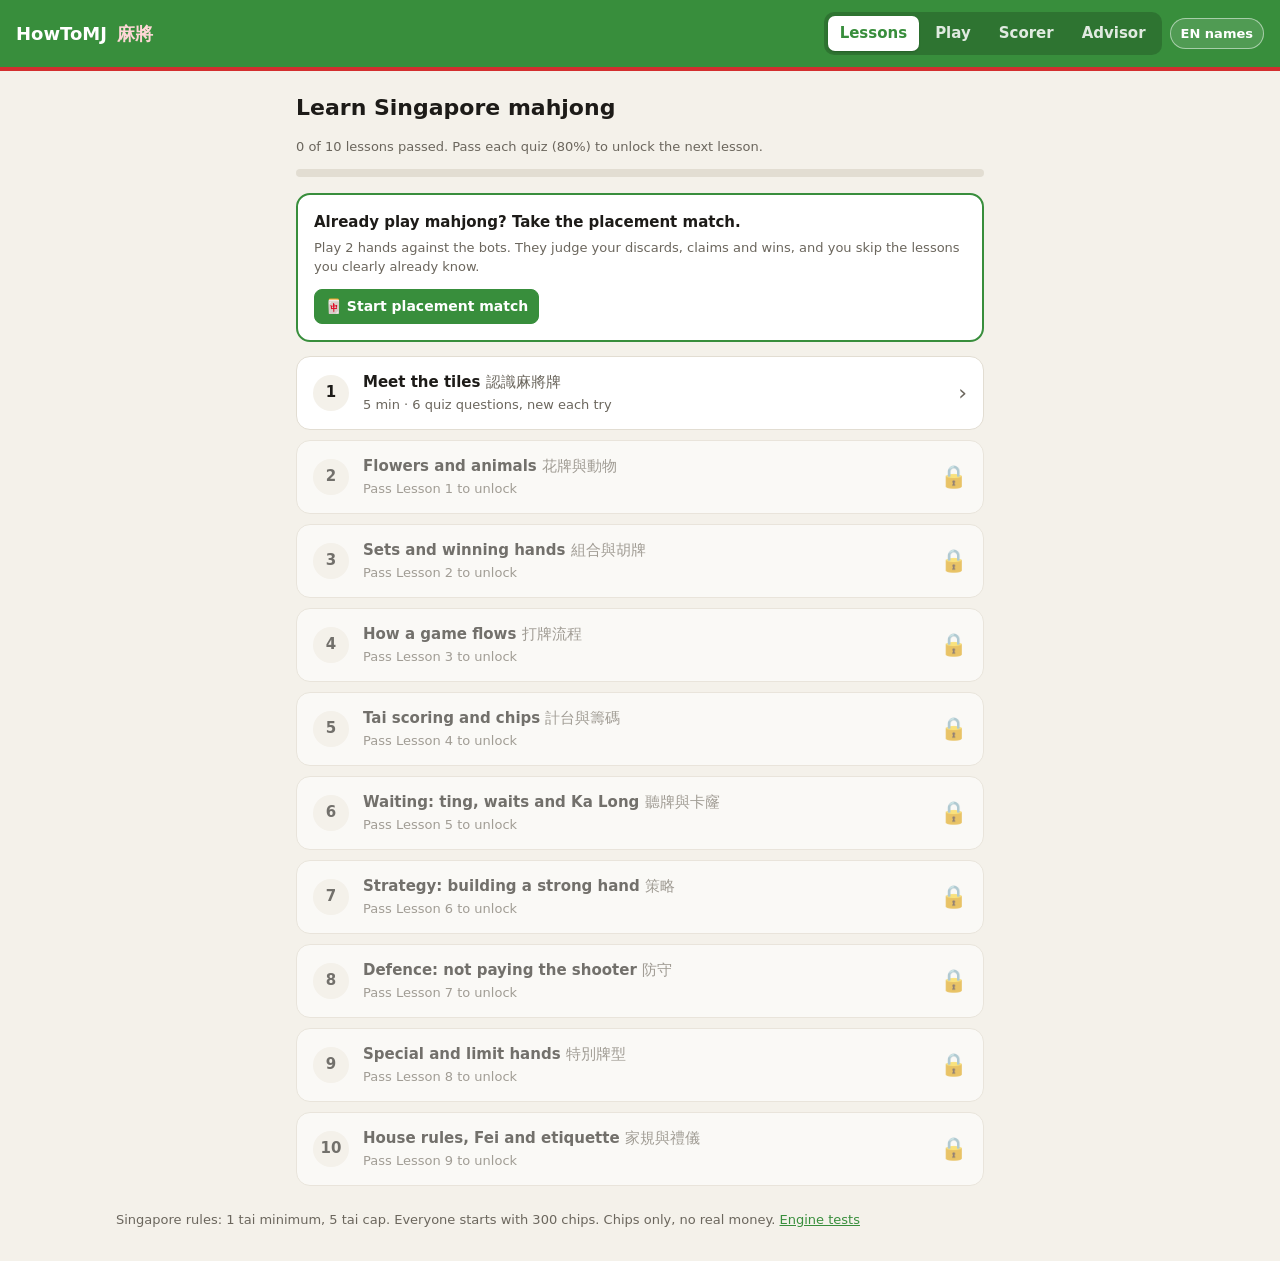
<file: index.html>
<!doctype html>
<html lang="en">
<head>
  <meta charset="utf-8">
  <meta name="viewport" content="width=device-width, initial-scale=1">
  <title>HowToMJ</title>
  <meta name="description" content="Learn Singapore mahjong: count tai and get discard advice.">
  <link rel="stylesheet" href="app.css">
</head>
<body>
  <header class="top">
    <div class="brand">HowToMJ <span class="brand__zh">麻將</span></div>
    <div class="top__right">
      <nav class="tabs" id="tabs" role="tablist"></nav>
      <button class="chip" id="english" aria-pressed="false" title="Show English names under the tiles">EN names</button>
    </div>
  </header>

  <main class="learn" id="learn" hidden></main>

  <main class="play" id="play" hidden></main>

  <main class="layout" id="tools">
    <section class="card" aria-labelledby="hand-title">
      <div class="card__head">
        <h2 id="hand-title">Your hand</h2>
        <div class="card__actions">
          <select id="examples" aria-label="Load an example hand"></select>
          <button class="btn btn--ghost" id="clear">Clear</button>
        </div>
      </div>
      <div id="hand"></div>
      <p class="message" id="message" role="status" aria-live="polite"></p>
    </section>

    <section class="card card--result" aria-labelledby="result-title">
      <h2 id="result-title"></h2>
      <div id="result"></div>
    </section>

    <section class="card" aria-labelledby="add-title">
      <h2 id="add-title">Add tiles</h2>
      <div class="targets" id="targets"></div>
      <div id="palette"></div>
    </section>

    <section class="card" aria-labelledby="ctx-title">
      <h2 id="ctx-title">Table</h2>
      <div class="context" id="context"></div>
    </section>
  </main>

  <footer class="foot">Singapore rules: 1 tai minimum, 5 tai cap. Everyone starts with 300 chips. Chips only, no real money. <a href="tests.html">Engine tests</a></footer>

  <script src="engine.js"></script>
  <script src="ui.js"></script>
  <script src="sound.js"></script>
  <script src="lessons.js"></script>
  <script src="learn.js"></script>
  <script src="minigame.js"></script>
  <script src="game.js"></script>
  <script src="play.js"></script>
  <script src="app.js"></script>
</body>
</html>
</file>
<file: app.css>
:root {
  --bg: #f4f1ea;
  --surface: #ffffff;
  --ink: #1d1b18;
  --muted: #6b665d;
  --line: #e2ddd2;
  --accent: #388E3C;
  --accent-ink: #ffffff;
  --accent-soft: #e6f2e6;
  --warn: #D32F2F;
  --warn-soft: #fdecec;
  --brand-green: #388E3C;
  --brand-red: #D32F2F;
  --tile-face: #fffdf7;
  --tile-edge: #d8cfbd;
  --tile-shadow: #c9bea7;
  --bamboo: #1f7a3d;
  --dots: #1f4f9c;
  --chars: #D32F2F;
  --honour: #1d1b18;
  --flower: #c2185b;
  --season: #00796b;
  --animal: #a35a00;
}
@media (prefers-color-scheme: dark) {
  :root:not([data-theme="light"]) {
    --bg: #141413;
    --surface: #1e1d1b;
    --ink: #f1ede4;
    --muted: #a39d92;
    --line: #34322e;
    --accent: #66BB6A;
    --accent-ink: #0b1f0c;
    --accent-soft: #1d3320;
    --warn: #EF5350;
    --warn-soft: #3a1d1b;
    --tile-face: #f3eee2;
    --tile-edge: #b9b09d;
    --tile-shadow: #6e675a;
  }
}
:root[data-theme="dark"] {
  --bg: #141413; --surface: #1e1d1b; --ink: #f1ede4; --muted: #a39d92; --line: #34322e;
  --accent: #66BB6A; --accent-ink: #0b1f0c; --accent-soft: #1d3320; --warn: #EF5350; --warn-soft: #3a1d1b;
  --tile-face: #f3eee2; --tile-edge: #b9b09d; --tile-shadow: #6e675a;
}

* { box-sizing: border-box; }
body {
  margin: 0;
  background: var(--bg);
  color: var(--ink);
  font: 15px/1.5 system-ui, -apple-system, "Segoe UI", "PingFang SC", "Microsoft YaHei", sans-serif;
}
h2 { font-size: 16px; margin: 0 0 12px; }
a { color: var(--accent); }

.top {
  position: sticky; top: 0; z-index: 2;
  display: flex; flex-wrap: wrap; align-items: center; justify-content: space-between; gap: 8px;
  padding: 12px 16px; background: var(--brand-green); border-bottom: 4px solid var(--brand-red); color: #fff;
}
.brand { font-weight: 800; font-size: 18px; color: #fff; }
.brand__zh { color: #ffd7d7; font-weight: 600; margin-left: 4px; }
.tabs { display: flex; gap: 4px; background: rgba(0, 0, 0, .18); padding: 4px; border-radius: 10px; }
.top .chip { background: rgba(255, 255, 255, .12); border-color: rgba(255, 255, 255, .5); color: #fff; }
.top .chip[aria-pressed="true"] { background: var(--brand-red); border-color: var(--brand-red); color: #fff; }
.tab {
  border: 0; background: transparent; color: rgba(255, 255, 255, .85); font: inherit; font-weight: 600;
  padding: 6px 12px; border-radius: 7px; cursor: pointer;
}
.tab[aria-selected="true"] { background: #fff; color: var(--brand-green); box-shadow: 0 1px 2px rgba(0,0,0,.2); }

.layout {
  max-width: 1080px; margin: 0 auto; padding: 16px;
  display: grid; gap: 16px; grid-template-columns: 1fr;
}
@media (min-width: 900px) {
  .layout { grid-template-columns: 1.15fr 1fr; align-items: start; }
  .card--result { grid-column: 2; grid-row: 1 / span 3; position: sticky; top: 76px; }
}
.card { background: var(--surface); border: 1px solid var(--line); border-radius: 14px; padding: 16px; min-width: 0; }
.card__head { display: flex; align-items: center; justify-content: space-between; gap: 8px; margin-bottom: 8px; }
.card__head h2 { margin: 0; }
.card__actions { display: flex; gap: 8px; }

.btn, select {
  font: inherit; font-size: 14px; border-radius: 8px; border: 1px solid var(--line);
  background: var(--surface); color: var(--ink); padding: 6px 10px; cursor: pointer;
}
.btn--ghost:hover, select:hover { border-color: var(--muted); }

/* Tiles */
.tile {
  position: relative; display: inline-flex; align-items: center; justify-content: center; flex: none;
  width: 40px; height: 54px; padding: 2px 1px; margin: 0;
  background: var(--tile-face); border: 1px solid var(--tile-edge); border-radius: 6px;
  box-shadow: 0 3px 0 var(--tile-shadow);
  color: var(--muted); font: inherit; cursor: pointer; line-height: 1; user-select: none;
  transition: transform .08s ease;
}
.tile__face { display: block; width: 100%; height: 100%; pointer-events: none; }
.tile__face svg { display: block; }
.tile:hover { transform: translateY(-2px); }
.tile:active { transform: translateY(1px); }
span.tile:hover { transform: none; }
.tile:focus-visible { outline: 2px solid var(--accent); outline-offset: 2px; }
.tile__sub { font-size: 12px; font-weight: 600; }
.tile.is-used { opacity: .35; }
.tile.is-best { outline: 3px solid var(--accent); outline-offset: 2px; }
.tile.is-guess { outline: 3px dashed var(--warn); outline-offset: 2px; }
.tile--small { width: 32px; height: 43px; border-radius: 5px; }
.tile--empty {
  background: transparent; border: 1.5px dashed var(--tile-edge); box-shadow: none; color: var(--muted); cursor: default;
}
.tile--empty:hover { transform: none; }

/* Hand */
.hand-row { margin-bottom: 12px; }
.hand-row__label { font-size: 12px; font-weight: 600; color: var(--muted); text-transform: uppercase; letter-spacing: .04em; margin-bottom: 6px; }
.tiles { display: flex; flex-wrap: wrap; gap: 6px 4px; align-items: flex-end; }
.hand-main { display: flex; flex-wrap: wrap; gap: 12px; align-items: flex-end; }
.win-slot { padding-left: 12px; border-left: 2px solid var(--line); }
.meld { display: inline-flex; gap: 2px; padding: 4px; border-radius: 8px; background: var(--bg); position: relative; }
.meld__tag { position: absolute; top: -9px; left: 6px; font-size: 10px; font-weight: 700; color: var(--muted); background: var(--surface); padding: 0 4px; border-radius: 4px; }
.empty-note { color: var(--muted); font-size: 13px; }
.message { min-height: 1.5em; margin: 4px 0 0; font-size: 14px; color: var(--warn); }

/* Palette */
.targets { display: flex; flex-wrap: wrap; gap: 6px; margin-bottom: 12px; }
.chip {
  font: inherit; font-size: 13px; font-weight: 600; padding: 5px 10px; border-radius: 999px;
  border: 1px solid var(--line); background: var(--surface); color: var(--ink); cursor: pointer;
}
.chip[aria-pressed="true"] { background: var(--accent); border-color: var(--accent); color: var(--accent-ink); }
.palette-group { margin-bottom: 10px; }
.palette-group .tiles { display: grid; grid-template-columns: repeat(9, minmax(0, 44px)); gap: 6px; }
.palette-group .tile { width: 100%; height: auto; aspect-ratio: 3 / 4; }
@media (max-width: 380px) {
  .palette-group .tiles { gap: 4px; }
}

/* Context */
.context { display: grid; gap: 12px; grid-template-columns: repeat(auto-fit, minmax(140px, 1fr)); }
.field { display: flex; flex-direction: column; gap: 4px; font-size: 13px; font-weight: 600; color: var(--muted); }
.field select { width: 100%; }
.seg { display: inline-flex; border: 1px solid var(--line); border-radius: 8px; overflow: hidden; }
.seg button { font: inherit; font-size: 14px; border: 0; padding: 6px 10px; background: var(--surface); color: var(--ink); cursor: pointer; }
.seg button[aria-pressed="true"] { background: var(--accent); color: var(--accent-ink); }
.check { display: flex; align-items: center; gap: 8px; font-size: 14px; color: var(--ink); font-weight: 500; }

/* Result */
.big { display: flex; align-items: baseline; gap: 10px; flex-wrap: wrap; }
.big__num { font-size: 44px; font-weight: 800; line-height: 1; }
.big__unit { font-size: 18px; font-weight: 700; }
.big__note { color: var(--muted); font-size: 14px; }
.badge { display: inline-block; font-size: 13px; font-weight: 700; padding: 3px 10px; border-radius: 999px; margin: 10px 0; }
.badge--ok { background: var(--accent-soft); color: var(--accent); }
.badge--no { background: var(--warn-soft); color: var(--warn); }
.items { width: 100%; border-collapse: collapse; margin: 8px 0 12px; font-size: 14px; }
.items td { padding: 7px 0; border-bottom: 1px solid var(--line); vertical-align: top; }
.items td.zh { color: var(--muted); padding-left: 8px; white-space: nowrap; }
.items td.tai { text-align: right; font-weight: 700; white-space: nowrap; padding-left: 8px; }
.items tr.total td { border-bottom: 0; font-weight: 700; }
.pay { background: var(--bg); border-radius: 10px; padding: 12px; margin: 8px 0; font-size: 14px; }
.pay strong { font-size: 16px; }
.pay ul { margin: 6px 0 0; padding-left: 18px; }
.muted { color: var(--muted); font-size: 13px; }
.hint { color: var(--muted); }

.option { border: 1px solid var(--line); border-radius: 12px; padding: 12px; margin-bottom: 10px; display: flex; gap: 12px; }
.option--best { border-color: var(--accent); background: var(--accent-soft); }
.option__rank { font-size: 12px; font-weight: 700; color: var(--muted); text-transform: uppercase; letter-spacing: .04em; }
.option__body p { margin: 2px 0; font-size: 14px; }
.option__body ul { margin: 4px 0 0; padding-left: 18px; font-size: 13px; color: var(--muted); }
.waits { display: flex; flex-wrap: wrap; gap: 3px; margin-top: 6px; }

[hidden] { display: none !important; }

.btn--primary { background: var(--accent); border-color: var(--accent); color: var(--accent-ink); font-weight: 600; }
.btn:disabled { opacity: .45; cursor: default; }

/* Shared hand view */
.hand-view { display: flex; flex-wrap: wrap; align-items: flex-end; gap: 6px; margin: 8px 0; }
.hand-plus { color: var(--muted); font-weight: 700; padding: 0 2px 12px; }
.meld--bonus { background: transparent; border: 1px dashed var(--line); }

/* Lessons */
.learn { max-width: 720px; margin: 0 auto; padding: 16px; }
.learn-head h1 { font-size: 22px; margin: 4px 0; }
.meter { height: 8px; background: var(--line); border-radius: 999px; overflow: hidden; margin: 8px 0 16px; }
.meter span { display: block; height: 100%; background: var(--accent); border-radius: 999px; }
.lesson-list { list-style: none; padding: 0; margin: 0; display: grid; gap: 10px; }
.lesson-item {
  width: 100%; display: flex; align-items: center; gap: 14px; text-align: left;
  font: inherit; color: var(--ink); background: var(--surface); border: 1px solid var(--line);
  border-radius: 14px; padding: 14px 16px; cursor: pointer;
}
.lesson-item:hover:not(:disabled) { border-color: var(--accent); }
.lesson-item:disabled { cursor: default; opacity: .6; }
.lesson-item__num {
  flex: none; width: 36px; height: 36px; border-radius: 50%; display: grid; place-items: center;
  font-weight: 800; background: var(--bg); color: var(--ink);
}
.lesson-item.is-done .lesson-item__num { background: var(--accent); color: var(--accent-ink); }
.lesson-item__text { flex: 1; min-width: 0; }
.lesson-item__title { font-weight: 700; }
.lesson-item__zh { color: var(--muted); }
.lesson-item__status { display: block; font-size: 13px; color: var(--muted); margin-top: 2px; }
.lesson-item__go { font-size: 22px; color: var(--muted); }

.crumb { display: flex; align-items: center; gap: 10px; flex-wrap: wrap; margin-bottom: 10px; }
.steps { display: flex; gap: 4px; margin-bottom: 12px; }
.steps span { flex: 1; height: 5px; border-radius: 999px; background: var(--line); }
.steps span.is-done { background: var(--accent); opacity: .5; }
.steps span.is-now { background: var(--accent); }
.lesson-card { padding: 20px; }
.lesson-card p { margin: 0 0 10px; font-size: 16px; line-height: 1.6; }
.lesson-card__title { font-size: 20px; margin-bottom: 12px; }
.lesson-tiles { margin: 12px 0; }
.lesson-group { margin: 14px 0; }
.table-wrap { overflow-x: auto; margin: 12px 0; }
.lesson-table { width: 100%; border-collapse: collapse; font-size: 14px; }
.lesson-table th { text-align: left; font-size: 12px; text-transform: uppercase; letter-spacing: .04em; color: var(--muted); padding: 6px 8px 6px 0; border-bottom: 1px solid var(--line); }
.lesson-table td { padding: 8px 8px 8px 0; border-bottom: 1px solid var(--line); }
.nav-row { display: flex; justify-content: space-between; align-items: center; gap: 10px; margin-top: 14px; }
.nav-row--wrap { flex-wrap: wrap; justify-content: flex-start; }
.nav-row .btn { padding: 10px 16px; font-size: 15px; }

.quiz-prompt { font-size: 18px; margin: 6px 0 12px; }
.quiz-options { display: grid; gap: 8px; grid-template-columns: repeat(auto-fit, minmax(140px, 1fr)); margin-top: 12px; }
.quiz-option {
  font: inherit; font-size: 15px; font-weight: 600; text-align: left; padding: 12px 14px; border-radius: 10px;
  border: 1.5px solid var(--line); background: var(--surface); color: var(--ink); cursor: pointer;
}
.quiz-option:hover:not(:disabled) { border-color: var(--accent); }
.quiz-option--tiles { display: flex; flex-wrap: wrap; gap: 3px; align-items: center; }
.quiz-tiles { display: flex; gap: 10px; flex-wrap: wrap; margin-top: 12px; }
.quiz-tile { padding: 6px; border-radius: 10px; border: 1.5px solid var(--line); background: var(--surface); cursor: pointer; }
.quiz-tile .tile { cursor: inherit; }
.is-right { border-color: var(--accent) !important; background: var(--accent-soft) !important; }
.is-wrong { border-color: var(--warn) !important; background: var(--warn-soft) !important; }
.is-dim { opacity: .5; }
.quiz-option:disabled, .quiz-tile:disabled { cursor: default; color: var(--ink); }
.feedback { margin-top: 14px; padding: 12px 14px; border-radius: 10px; font-size: 15px; }
.feedback--ok { background: var(--accent-soft); }
.feedback--ok strong { color: var(--accent); }
.feedback--no { background: var(--warn-soft); }
.feedback--no strong { color: var(--warn); }
.result-card .big__num { font-size: 52px; }

/* Practice game */
.play { max-width: 900px; margin: 0 auto; padding: 12px 16px 24px; display: grid; gap: 12px; }
.table-bar { display: flex; flex-wrap: wrap; align-items: center; gap: 6px 14px; font-size: 14px; }
.table-bar .btn { margin-left: auto; }
.opponents { display: grid; gap: 10px; grid-template-columns: 1fr; }
@media (min-width: 760px) { .opponents { grid-template-columns: repeat(3, minmax(0, 1fr)); } }
.seat { background: var(--surface); border: 1px solid var(--line); border-radius: 12px; padding: 10px 12px; min-width: 0; }
.seat.is-turn { border-color: var(--accent); box-shadow: 0 0 0 1px var(--accent) inset; }
.seat__head { display: flex; align-items: center; gap: 8px; font-size: 13px; margin-bottom: 6px; }
.seat__name { white-space: nowrap; overflow: hidden; text-overflow: ellipsis; }
.seat__wind {
  flex: none; width: 28px; height: 28px; border-radius: 8px; display: grid; place-items: center;
  font-weight: 700; background: var(--bg); color: var(--ink);
}
.seat__wind.is-dealer { background: var(--chars); color: #fff; }
.seat__name { flex: 1; min-width: 0; }
.seat__chips { font-weight: 700; font-variant-numeric: tabular-nums; }
.seat__turn { font-size: 12px; font-weight: 700; color: var(--accent); }
.seat__sets { display: flex; flex-wrap: wrap; gap: 10px 6px; margin: 10px 0 8px; }
.seat__empty { font-size: 13px; }
.tiles--tiny { gap: 3px 2px; }
.tile.tile--tiny { width: 22px; height: 30px; padding: 1px; box-shadow: 0 2px 0 var(--tile-shadow); border-radius: 4px; }
.tile.is-last { outline: 2px solid var(--warn); outline-offset: 1px; }
.tile.is-selected { transform: translateY(-8px); outline: 2px solid var(--accent); outline-offset: 1px; }
.centre { display: flex; gap: 14px; align-items: flex-start; background: var(--surface); border: 1px dashed var(--line); border-radius: 12px; padding: 10px 12px; }
.centre__discard { flex: none; text-align: center; min-width: 76px; }
.centre__discard .muted { font-size: 12px; margin-top: 6px; }
.log { list-style: none; margin: 0; padding: 0; font-size: 13px; color: var(--muted); display: grid; gap: 3px; min-width: 0; }
.log li:last-child { color: var(--ink); font-weight: 600; }
.seat--me { padding-bottom: 14px; }
.my-hand { display: flex; align-items: flex-end; gap: 12px; flex-wrap: wrap; margin-top: 12px; }
.my-hand .tiles { gap: 6px 3px; }
.my-hand__drawn { margin-left: 8px; padding-left: 8px; border-left: 2px dashed var(--line); display: inline-flex; }
@media (max-width: 480px) {
  .my-hand .tile { width: 33px; height: 45px; }
  .my-hand .tiles { gap: 5px 2px; }
}
.seat__body { display: flex; flex-wrap: wrap; align-items: flex-start; gap: 6px 10px; }
.seat__body .seat__sets { margin: 0; }
.seat .seat__head { margin-bottom: 4px; }
.seat--mine { padding: 8px 12px; }
.dock {
  display: grid; gap: 8px;
  background: var(--bg); padding-top: 6px; margin: 0 -4px; padding-inline: 4px;
}
/* Pin your hand to the bottom only when the window is tall enough to still show the table above it. */
@media (min-height: 900px) {
  .dock { position: sticky; bottom: 0; z-index: 3; max-height: 45vh; overflow-y: auto; }
}
.dock .seat--me { box-shadow: 0 -4px 16px rgba(0,0,0,.08); }
.dock .seat__sets { margin: 6px 0 0; }
.dock .my-hand { margin-top: 8px; }
.action-bar { background: var(--surface); border: 1px solid var(--line); border-radius: 12px; padding: 10px 12px; }
.prompt { margin: 0 0 8px; font-size: 15px; font-weight: 600; }
.prompt--claim { display: flex; align-items: center; gap: 6px; flex-wrap: wrap; }
.actions { display: flex; flex-wrap: wrap; gap: 8px; margin-top: 8px; }
.actions .btn { padding: 9px 14px; font-size: 15px; font-weight: 600; }
.btn--win { background: var(--brand-red); border-color: var(--brand-red); color: #fff; }
.action-bar .feedback { margin-top: 4px; font-size: 14px; }
.result-panel h2 { font-size: 20px; }
.standings th { text-align: left; font-size: 12px; color: var(--muted); padding: 4px 0; border-bottom: 1px solid var(--line); }
.standings tr.is-me td { font-weight: 700; }

/* Table layout */
.mj-table {
  --felt: #388E3C; --felt-dark: #1f5f23; --felt-ink: #f3f7f4; --felt-muted: #bfd9cc; --turn: #ffd54f;
  display: grid; gap: 8px; padding: 10px; border-radius: 18px;
  background: radial-gradient(ellipse at center, var(--felt) 0%, var(--felt-dark) 100%);
  border: 6px solid #6b4423; color: var(--felt-ink);
  grid-template-columns: 64px minmax(0, 1fr) 64px;
  grid-template-areas: "top top top" "left centre right" "bottom bottom bottom";
}
@media (prefers-color-scheme: dark) { :root:not([data-theme="light"]) .mj-table { --felt: #174d3a; --felt-dark: #0f3628; border-color: #4a2f18; } }
@media (min-width: 760px) {
  .mj-table { grid-template-columns: 140px minmax(0, 1fr) 140px; gap: 12px; padding: 14px; }
}
.seat-panel {
  min-width: 0; padding: 6px 8px; border-radius: 10px; background: rgba(0, 0, 0, .18);
  font-size: 12px; display: flex; gap: 6px 10px; align-items: center; flex-wrap: wrap;
}
.seat-panel.is-turn { box-shadow: 0 0 0 2px var(--turn) inset; }
.seat-panel--top { grid-area: top; justify-content: center; }
.seat-panel--bottom { grid-area: bottom; justify-content: center; }
.seat-panel--left { grid-area: left; flex-direction: column; align-items: stretch; align-self: stretch; }
.seat-panel--right { grid-area: right; flex-direction: column; align-items: stretch; align-self: stretch; }
.seat-panel__id { display: flex; align-items: center; gap: 6px; min-width: 0; }
.seat-panel--left .seat-panel__id, .seat-panel--right .seat-panel__id { flex-direction: column; text-align: center; }
.seat-panel__who { display: flex; flex-direction: column; min-width: 0; line-height: 1.25; }
.seat-panel__who strong { font-size: 13px; white-space: nowrap; overflow: hidden; text-overflow: ellipsis; }
.seat-panel__who span { color: var(--felt-muted); font-variant-numeric: tabular-nums; }
.seat-panel__backs { display: flex; align-items: center; gap: 3px; color: var(--felt-muted); justify-content: center; }
.tile-back { display: inline-block; width: 12px; height: 16px; border-radius: 2px; background: #2f7d5d; border: 1px solid #e8dfc8; box-shadow: 0 1px 0 #0b2a1f; }
.seat-panel__flowers, .seat-panel__sets { display: flex; flex-wrap: wrap; gap: 3px; justify-content: center; }
.seat-panel .meld { background: rgba(0, 0, 0, .2); padding: 2px; gap: 1px; }
.seat-panel__turn { font-weight: 700; color: var(--turn); text-align: center; }
.seat-panel .seat__wind { background: rgba(255, 255, 255, .9); color: #1d1b18; }
.seat-panel .seat__wind.is-dealer { background: var(--chars); color: #fff; }

/* The centre: a ring of wall stacks around the discards */
.centre-table {
  grid-area: centre; min-width: 0; display: grid; gap: 5px; padding: 6px; border-radius: 12px;
  background: rgba(0, 0, 0, .14); border: 1px solid rgba(255, 255, 255, .12);
  grid-template-columns: 12px minmax(0, 1fr) 12px;
  grid-template-rows: 12px auto 12px;
  grid-template-areas: "wt wt wt" "wl inner wr" "wb wb wb";
}
.centre-inner {
  grid-area: inner; min-width: 0; display: grid; gap: 6px;
  grid-template-columns: minmax(0, 1fr) minmax(0, 1fr);
  grid-template-areas: "mid mid" "top top" "left right" "bottom bottom";
  align-content: start;
}
@media (min-width: 760px) {
  .centre-table { grid-template-columns: 16px minmax(0, 1fr) 16px; grid-template-rows: 18px auto 18px; padding: 8px; }
  .centre-inner { grid-template-columns: minmax(0, 1fr) minmax(0, 1.3fr) minmax(0, 1fr); grid-template-areas: ". top ." "left mid right" ". bottom ."; min-height: 320px; }
}
.wall { display: flex; gap: 1px; min-width: 0; min-height: 0; }
.wall--top { grid-area: wt; }
.wall--bottom { grid-area: wb; }
.wall--left { grid-area: wl; flex-direction: column; }
.wall--right { grid-area: wr; flex-direction: column; }
.stk { flex: 1 1 0; min-width: 0; min-height: 0; border-radius: 2px; position: relative; }
.stk--2 { background: linear-gradient(#e9dfc4 0 45%, #2f7d5d 45% 55%, #d9cca9 55%); box-shadow: inset 0 0 0 1px rgba(0, 0, 0, .25); }
.stk--1 { background: #d9cca9; box-shadow: inset 0 0 0 1px rgba(0, 0, 0, .25); opacity: .85; }
.stk--0 { background: transparent; }
.wall--left .stk--2, .wall--right .stk--2 { background: linear-gradient(90deg, #e9dfc4 0 45%, #2f7d5d 45% 55%, #d9cca9 55%); }
.stk.is-front { box-shadow: 0 0 0 2px var(--turn); z-index: 1; }
.stk.is-back { box-shadow: 0 0 0 2px #ff8a65; z-index: 1; }
.pond { min-width: 0; padding: 4px; border-radius: 8px; }
.pond.is-turn { background: rgba(255, 213, 79, .12); }
.pond--top { grid-area: top; }
.pond--left { grid-area: left; }
.pond--right { grid-area: right; }
.pond--bottom { grid-area: bottom; }
.pond--mid { grid-area: mid; display: flex; flex-direction: column; align-items: center; justify-content: center; gap: 4px; text-align: center; }
.pond__label { font-size: 11px; color: var(--felt-muted); margin-bottom: 3px; }
.pond__wall { font-size: 12px; font-weight: 700; }
.pond__empty { color: var(--felt-muted); font-size: 12px; }
.pond .tiles--tiny { gap: 3px 2px; }

.log-box { font-size: 13px; background: var(--surface); border: 1px solid var(--line); border-radius: 10px; padding: 8px 12px; }
.log-box summary { cursor: pointer; white-space: nowrap; overflow: hidden; text-overflow: ellipsis; }
.log-box .log { margin-top: 6px; }

/* Header toggle */
.top__right { display: flex; align-items: center; gap: 8px; flex-wrap: wrap; }

/* English captions under tiles */
.show-en .tile:not(.tile--tiny):not(.tile--empty)::after {
  content: attr(data-en); position: absolute; left: 50%; top: 100%; transform: translateX(-50%);
  margin-top: 4px; font-size: 9.5px; font-weight: 600; line-height: 1; white-space: nowrap; color: var(--muted);
}
.show-en .tiles { row-gap: 20px; padding-bottom: 14px; }
.show-en .palette-group .tiles { row-gap: 20px; }
.show-en .seat-panel .tile::after, .show-en .pond .tile::after { display: none; }
.show-en .mj-table .tile--tiny { /* captions are hidden on tiny table tiles; hover shows the name */ }

/* Seats: wind badges, chip changes, speech bubbles */
.wind-badge {
  flex: none; display: inline-flex; flex-direction: column; align-items: center; justify-content: center;
  width: 34px; height: 34px; border-radius: 9px; background: rgba(255, 255, 255, .92); color: #1d1b18; line-height: 1;
}
.wind-badge__zh { font-size: 17px; font-weight: 800; }
.wind-badge__en { font-size: 8px; font-weight: 700; text-transform: uppercase; letter-spacing: .03em; margin-top: 1px; }
.wind-badge--big { width: 42px; height: 42px; }
.wind-badge--big .wind-badge__zh { font-size: 21px; }
.wind-badge.is-dealer { background: var(--chars); color: #fff; box-shadow: 0 0 0 2px #fff; }
.seat-panel { position: relative; }
.seat-panel.is-me { background: rgba(255, 255, 255, .12); }
.seat-panel.is-me .seat-panel__who strong::after { content: ' (you)'; font-weight: 500; color: var(--felt-muted); }
.seat-panel__chips { font-variant-numeric: tabular-nums; }
.dealer-tag { font-size: 10px; font-weight: 700; color: #ffcdd2; }
.delta {
  font-weight: 800; font-size: 13px; padding: 1px 7px; border-radius: 999px; background: rgba(255, 255, 255, .15);
  font-variant-numeric: tabular-nums; align-self: center;
}
.delta--up { background: #2e7d32; color: #fff; }
.delta--down { background: #c62828; color: #fff; }
.delta--big { font-size: 18px; padding: 3px 10px; box-shadow: 0 2px 8px rgba(0, 0, 0, .3); }
.bubble {
  position: absolute; z-index: 5; left: 50%; top: -14px; transform: translateX(-50%);
  background: #fff; color: #1d1b18; font-weight: 800; font-size: 16px; padding: 6px 12px; border-radius: 14px;
  box-shadow: 0 4px 14px rgba(0, 0, 0, .35); white-space: nowrap; animation: pop 1.8s ease forwards;
}
.bubble::after { content: ''; position: absolute; left: 50%; bottom: -7px; transform: translateX(-50%); border: 7px solid transparent; border-bottom: 0; border-top-color: #fff; }
.bubble--hu, .bubble--zimo { background: #ffd54f; font-size: 20px; }
.bubble--hu::after, .bubble--zimo::after { border-top-color: #ffd54f; }
.bubble--bite { background: #f8bbd0; }
.bubble--bite::after { border-top-color: #f8bbd0; }
@keyframes pop {
  0% { transform: translateX(-50%) scale(.3); opacity: 0; }
  12% { transform: translateX(-50%) scale(1.15); opacity: 1; }
  22% { transform: translateX(-50%) scale(1); }
  85% { opacity: 1; }
  100% { opacity: 0; transform: translateX(-50%) translateY(-6px); }
}
.float {
  position: absolute; z-index: 4; right: 8px; top: 6px; font-weight: 800; font-size: 15px; padding: 1px 7px; border-radius: 8px;
  animation: floatUp 2.2s ease forwards; pointer-events: none;
}
.float--up { background: #2e7d32; color: #fff; }
.float--down { background: #c62828; color: #fff; }
@keyframes floatUp { 0% { opacity: 0; transform: translateY(8px); } 15% { opacity: 1; transform: translateY(0); } 80% { opacity: 1; } 100% { opacity: 0; transform: translateY(-16px); } }

/* Compass in the middle of the table */
.compass__ring { position: relative; width: 92px; height: 92px; margin: 2px auto; }
.compass__seat { position: absolute; font-size: 14px; font-weight: 800; color: var(--felt-muted); }
.compass__seat--top { top: 0; left: 50%; transform: translateX(-50%); }
.compass__seat--bottom { bottom: 0; left: 50%; transform: translateX(-50%); }
.compass__seat--left { left: 2px; top: 50%; transform: translateY(-50%); }
.compass__seat--right { right: 2px; top: 50%; transform: translateY(-50%); }
.compass__seat.is-me { color: var(--turn); }
.compass__centre {
  position: absolute; inset: 20px; border-radius: 50%; background: rgba(255, 255, 255, .92); color: #b3261e;
  display: flex; flex-direction: column; align-items: center; justify-content: center; line-height: 1;
}
.compass__prev { font-size: 24px; font-weight: 900; }
.compass__label { font-size: 8px; font-weight: 700; color: #6b665d; margin-top: 2px; }
.dice { display: flex; gap: 4px; font-size: 22px; line-height: 1; }
.last-discard { display: flex; flex-direction: column; align-items: center; gap: 2px; }
.win-banner {
  display: flex; flex-direction: column; align-items: center; gap: 2px; padding: 8px 12px; border-radius: 12px;
  background: #ffd54f; color: #1d1b18; box-shadow: 0 4px 16px rgba(0, 0, 0, .35); animation: pop 0.6s ease forwards; font-size: 13px;
}
.win-banner strong { font-size: 18px; }
.win-banner--draw { background: #e0e0e0; }
.win-banner { animation: bannerIn .5s ease both; }
@keyframes bannerIn { from { opacity: 0; transform: scale(.6); } to { opacity: 1; transform: scale(1); } }

/* Actions */
.btn--big { padding: 12px 18px !important; font-size: 16px !important; }
.btn--tiles { display: inline-flex; align-items: center; gap: 8px; }
.tile-row { display: inline-flex; gap: 2px; vertical-align: middle; }
.hint-box { display: flex; flex-wrap: wrap; align-items: center; gap: 6px; }
.tile.is-bonus { outline: 2px dashed var(--flower); outline-offset: 2px; }

/* Settings */
.play-top { display: grid; gap: 8px; }
.settings { background: var(--surface); border: 1px solid var(--line); border-radius: 10px; padding: 8px 12px; font-size: 14px; }
.settings summary { cursor: pointer; font-weight: 600; }
.settings__grid { display: grid; gap: 14px; margin-top: 10px; grid-template-columns: 1fr; }
@media (min-width: 760px) { .settings__grid { grid-template-columns: 1.2fr 1fr 1.6fr; } }
.settings .field { gap: 6px; }
.settings .check { font-size: 13px; }
.settings input[type="range"] { width: 100%; accent-color: var(--accent); }

/* Your hand and actions on the table */
.mj-table { grid-template-areas: "top top top" "left centre right" "bottom bottom bottom" "hand hand hand"; }
.table-hand { grid-area: hand; display: grid; gap: 8px; min-width: 0; }
.table-hand .seat--me {
  background: rgba(0, 0, 0, .22); border: 1px solid rgba(255, 255, 255, .15); color: var(--felt-ink); box-shadow: none;
}
.table-hand .seat--me.is-turn { box-shadow: 0 0 0 2px var(--turn) inset; border-color: transparent; }
.table-hand .hand-row__label { color: var(--felt-muted); }
.table-hand .my-hand .tiles { gap: 8px 4px; }
.table-hand .my-hand .tile { width: 50px; height: 67px; border-radius: 7px; }
.table-hand .my-hand__drawn { border-left-color: rgba(255, 255, 255, .35); }
.table-hand .action-bar { background: rgba(255, 255, 255, .95); color: #1d1b18; border: 0; }
.table-hand .action-bar .muted { color: #6b665d; }
@media (max-width: 560px) {
  .table-hand .my-hand .tile { width: 36px; height: 48px; }
  .table-hand .my-hand .tiles { gap: 6px 2px; }
}
@media (min-width: 1000px) {
  .table-hand .my-hand .tile { width: 56px; height: 75px; }
}
.tile.is-blocked { opacity: .45; filter: grayscale(.6); cursor: not-allowed; }
.tile.is-blocked::before { content: '✕'; position: absolute; top: 2px; right: 4px; font-size: 11px; font-weight: 800; color: var(--warn); }
.rule-note { background: var(--warn-soft); color: var(--ink); border-radius: 8px; padding: 6px 10px; font-weight: 500; font-size: 14px; }

/* Round wind, in the middle of the table */
.round-wind {
  display: flex; flex-direction: column; align-items: center; line-height: 1;
  background: #fff; color: #b3261e; border-radius: 14px; padding: 8px 16px 8px;
  box-shadow: 0 0 0 3px var(--turn), 0 6px 16px rgba(0, 0, 0, .35);
}
.round-wind__label { font-size: 10px; font-weight: 800; text-transform: uppercase; letter-spacing: .08em; color: #6b665d; }
.round-wind__zh { font-size: 40px; font-weight: 900; margin: 2px 0; font-family: 'Noto Serif SC', 'Songti SC', 'SimSun', serif; }
.round-wind__en { font-size: 13px; font-weight: 800; text-transform: uppercase; letter-spacing: .06em; color: #1d1b18; }
@media (max-width: 560px) { .round-wind__zh { font-size: 30px; } }

/* Dice */
.centre-table { position: relative; }
.dice { display: flex; gap: 6px; }
.die {
  display: inline-grid; grid-template-columns: repeat(3, 1fr); grid-template-rows: repeat(3, 1fr);
  width: 56px; height: 56px; padding: 7px; gap: 2px; border-radius: 12px;
  background: linear-gradient(145deg, #ffffff, #e7e2d6); box-shadow: 0 4px 10px rgba(0, 0, 0, .35), inset 0 -3px 0 rgba(0, 0, 0, .08);
}
.die__pip { border-radius: 50%; }
.die__pip.is-on { background: #1d1b18; margin: 2px; }
.die__pip.is-on.is-red { background: #c62828; }
.die--small { width: 26px; height: 26px; padding: 3px; gap: 0; border-radius: 6px; }
.die--small .die__pip.is-on { margin: 1px; }
.dice-overlay {
  position: absolute; inset: 0; z-index: 6; display: flex; flex-direction: column; align-items: center; justify-content: center; gap: 14px;
  background: rgba(10, 40, 28, .55); border-radius: 12px; pointer-events: none;
}
.dice-overlay.is-settled { animation: fadeOverlay 1.7s ease forwards; }
.dice-overlay__dice { display: flex; gap: 18px; }
.dice-overlay__text { display: flex; flex-direction: column; align-items: center; gap: 4px; color: #fff; text-align: center; font-size: 14px; padding: 0 12px; }
.dice-overlay__text strong { font-size: 28px; color: var(--turn); }
.die--roll0 { animation: tumble .32s linear infinite; }
.die--roll1 { animation: tumble .28s linear infinite reverse; }
.die--land { animation: land .45s cubic-bezier(.2, 1.6, .4, 1) both; }
@keyframes tumble {
  0% { transform: translate(0, 0) rotate(0); }
  25% { transform: translate(6px, -10px) rotate(90deg); }
  50% { transform: translate(0, -4px) rotate(180deg); }
  75% { transform: translate(-6px, -10px) rotate(270deg); }
  100% { transform: translate(0, 0) rotate(360deg); }
}
@keyframes land { from { transform: scale(1.35) rotate(-12deg); } to { transform: scale(1) rotate(0); } }
@keyframes fadeOverlay { 0%, 80% { opacity: 1; } 100% { opacity: 0; } }
@media (prefers-reduced-motion: reduce) { .die--roll0, .die--roll1, .die--land, .dice-overlay { animation: none; } }

/* Bigger flowers and animals at each seat */
.seat-panel__flowers { gap: 4px; }
.tile.tile--flower-seat { width: 32px; height: 43px; }
@media (min-width: 760px) { .tile.tile--flower-seat { width: 38px; height: 51px; } }
@media (max-width: 560px) {
  .seat-panel--left .tile.tile--flower-seat, .seat-panel--right .tile.tile--flower-seat { width: 24px; height: 32px; }
}

/* Full screen (computers) */
.table-bar .btn + .btn { margin-left: 0; }
@media (pointer: coarse) { .fs-btn { display: none; } }
#play:fullscreen { max-width: none; width: 100%; height: 100%; overflow-y: auto; background: var(--bg); padding: 12px 20px 20px; }
#play:fullscreen .mj-table { grid-template-columns: 170px minmax(0, 1fr) 170px; min-height: calc(100vh - 140px); }
#play:fullscreen .centre-inner { min-height: 380px; }
#play:fullscreen .tile.tile--tiny { width: 28px; height: 38px; }
#play:fullscreen .table-hand .my-hand .tile { width: 62px; height: 83px; }
#play:fullscreen .tile.tile--flower-seat { width: 44px; height: 59px; }
#play:fullscreen .log-box { display: none; }

/* A hand split into sets, with the move named above each group */
.sets-view { display: flex; flex-wrap: wrap; gap: 10px 8px; align-items: flex-end; margin: 8px 0; }
.set-group { display: inline-flex; flex-direction: column; align-items: flex-start; gap: 4px; padding: 6px 8px 8px; border-radius: 10px; background: var(--accent-soft); border: 1px solid transparent; }
.set-group.is-revealed { background: var(--warn-soft); }
.set-group__label { font-size: 11.5px; font-weight: 800; color: var(--accent); white-space: nowrap; }
.set-group.is-revealed .set-group__label { color: var(--warn); }
.set-group--btn { font: inherit; cursor: pointer; }
.set-group--btn:hover { border-color: var(--warn); }
.tile.is-winning { outline: 2px solid var(--brand-red); outline-offset: 1px; }

/* Lesson list extras: placement match and mini games */
.placement-card { display: flex; flex-wrap: wrap; align-items: center; justify-content: space-between; gap: 12px; margin-bottom: 14px; border: 2px solid var(--brand-green); }
.placement-card p { margin: 4px 0 0; }
.lesson-row { display: grid; gap: 6px; }
.mini-launch {
  justify-self: end; order: 2; font: inherit; font-size: 13px; font-weight: 700; color: #fff; background: var(--brand-red);
  border: 0; border-radius: 999px; padding: 5px 12px; cursor: pointer;
}
.lesson-row .lesson-item { order: 1; }

/* Mini games */
.mini-card { border-top: 4px solid var(--brand-red); }
.mini-head { display: flex; flex-wrap: wrap; align-items: center; justify-content: space-between; gap: 8px; margin-bottom: 8px; }
.mini-head__title { font-size: 17px; }
.mini-stats { display: flex; flex-wrap: wrap; gap: 6px; }
.mini-stat { font-weight: 800; background: var(--bg); border-radius: 999px; padding: 3px 10px; font-size: 14px; font-variant-numeric: tabular-nums; }
.mini-stat--hot { background: var(--warn-soft); color: var(--warn); }
.mini-timer { height: 8px; border-radius: 999px; background: var(--line); overflow: hidden; margin-bottom: 10px; }
.mini-timer > span { display: block; height: 100%; background: linear-gradient(90deg, var(--brand-red), var(--brand-green)); transition: width .2s linear; }
.mini-pool { margin: 12px 0; padding: 10px; border-radius: 12px; background: var(--bg); min-height: 70px; }
.mini-pool.is-shake { animation: shake .35s; }
@keyframes shake { 25% { transform: translateX(-6px); } 50% { transform: translateX(6px); } 75% { transform: translateX(-4px); } }
.mini-lines { margin: 8px 0; padding-left: 18px; }
.placement-panel { border-top: 4px solid var(--brand-green); }
.placement-wrap { display: grid; gap: 12px; }
.placement-result { margin: 8px 0; }

/* Choosing seats and the first banker */
.seating { display: grid; gap: 10px; }
.seat-rolls { display: grid; gap: 8px; grid-template-columns: repeat(auto-fit, minmax(150px, 1fr)); }
.seat-roll { display: flex; align-items: center; gap: 8px; padding: 8px 10px; border-radius: 10px; background: var(--bg); }
.seat-roll.is-top { background: var(--accent-soft); box-shadow: 0 0 0 2px var(--brand-green) inset; }
.seat-roll__total { font-weight: 800; margin-left: auto; }
.wind-pick { display: flex; gap: 12px; flex-wrap: wrap; margin: 6px 0; }
.wind-back {
  width: 48px; height: 64px; border-radius: 7px; display: grid; place-items: center; font: inherit; font-size: 20px; font-weight: 800; color: #e8f5e9;
  background: linear-gradient(145deg, #388E3C, #1f5f23); border: 2px solid #e8dfc8; box-shadow: 0 3px 0 #0e3b12;
}
.wind-back.is-pickable { cursor: pointer; }
.wind-back.is-pickable:hover { transform: translateY(-4px); box-shadow: 0 0 0 3px var(--turn), 0 3px 0 #0e3b12; }
.wind-back.is-thinking { animation: thinking 1s ease-in-out infinite alternate; }
@keyframes thinking { from { opacity: .6; } to { opacity: 1; transform: translateY(-3px); } }
.tile.wind-revealed { width: 48px; height: 64px; animation: land .45s cubic-bezier(.2, 1.6, .4, 1) both; }
.seat-list { list-style: none; padding: 0; margin: 0; display: grid; gap: 6px; }
.seat-list li { padding: 6px 10px; border-radius: 8px; background: var(--bg); }
.seat-list li.is-banker { background: var(--warn-soft); }
.dealer-pill { margin-left: 8px; font-size: 12px; font-weight: 800; color: #fff; background: var(--brand-red); border-radius: 999px; padding: 2px 8px; }

/* Rearranging your hand */
.hand-head { display: flex; align-items: center; gap: 10px; flex-wrap: wrap; }
.hand-head__tip { font-size: 12px; color: var(--felt-muted, var(--muted)); }
.btn--small { padding: 2px 10px !important; font-size: 12px !important; }
.table-hand .btn--small { color: #fff; border-color: rgba(255, 255, 255, .5); background: transparent; }
.my-hand .tile[data-idx] { touch-action: none; }
.tile.is-dragging { opacity: .3; }
.drag-ghost { position: fixed; z-index: 1000; pointer-events: none; transform: scale(1.12) rotate(-3deg); box-shadow: 0 10px 24px rgba(0, 0, 0, .4); }
.tile.drop-before { box-shadow: -6px 0 0 -2px var(--turn, #ffd54f), 0 3px 0 var(--tile-shadow); }
.tile.drop-after { box-shadow: 6px 0 0 -2px var(--turn, #ffd54f), 0 3px 0 var(--tile-shadow); }

/* Game setup panel */
.setup h2 { font-size: 22px; margin-bottom: 4px; }
.setup h3 { font-size: 14px; margin: 0 0 8px; text-transform: uppercase; letter-spacing: .04em; color: var(--muted); }
.setup__grid { display: grid; gap: 16px; margin: 14px 0; grid-template-columns: 1fr; }
@media (min-width: 820px) { .setup__grid { grid-template-columns: 1fr 1fr 1fr; } }
.setup__group { display: grid; gap: 10px; align-content: start; background: var(--bg); border-radius: 12px; padding: 12px; }
.setup .check { align-items: flex-start; }
.setup .check input { margin-top: 3px; }
.check__note { font-size: 12.5px; }
.setup input[type="range"] { width: 100%; accent-color: var(--accent); }

/* Rewind */
.replay { display: grid; gap: 10px; }
.replay__head { display: flex; align-items: center; justify-content: space-between; gap: 10px; flex-wrap: wrap; }
.replay__head h2 { margin: 0; }
.replay__controls { display: flex; flex-wrap: wrap; align-items: center; gap: 6px; }
.replay__controls .btn { font-size: 15px; padding: 7px 12px; }
.replay__slider { width: 100%; accent-color: var(--accent); }
.replay__keys { display: flex; flex-wrap: wrap; gap: 6px; }
.replay__keys .chip { border-color: var(--warn); color: var(--warn); }
.replay__keys .chip[aria-pressed="true"] { background: var(--warn); color: #fff; }
.replay__action { display: flex; align-items: center; gap: 6px; font-weight: 700; font-size: 16px; flex-wrap: wrap; }
.replay__board {
  display: grid; gap: 6px; grid-template-columns: 1fr 1fr; padding: 10px; border-radius: 12px;
  background: radial-gradient(ellipse at center, #1f6b4f 0%, #17543e 100%); --felt-muted: #bfd9cc; color: #f3f7f4;
}
.replay__board .pond { grid-area: auto; }
.replay__board .pond--top, .replay__board .pond--bottom { grid-column: 1 / -1; }
.tile.is-wrong-tile { outline: 3px solid var(--warn); outline-offset: 2px; }

/* Lesson 5: tai list */
.tai-list { list-style: none; margin: 8px 0 0; padding: 0; display: grid; gap: 10px; }
@media (min-width: 640px) { .tai-list { grid-template-columns: 1fr 1fr; } }
.tai-item { border: 1px solid var(--line); border-radius: 10px; padding: 10px 12px; background: var(--bg); }
.tai-item__head { display: flex; align-items: baseline; gap: 8px; flex-wrap: wrap; }
.tai-item__zh { color: var(--muted); }
.tai-item__tai { margin-left: auto; font-weight: 800; color: var(--accent); white-space: nowrap; }
.lesson-card .tai-item__def { font-size: 14px; margin: 4px 0 8px; line-height: 1.45; }

/* Review */
.review { margin-top: 10px; }
.review h3 { font-size: 15px; margin: 0 0 6px; }
.review ul { margin: 0; padding-left: 18px; display: grid; gap: 8px; font-size: 14px; }
.review li .tile { vertical-align: middle; }
.review--bad strong { color: var(--warn); }

@media (prefers-reduced-motion: reduce) {
  .bubble, .float, .win-banner { animation: none; }
}

.foot { max-width: 1080px; margin: 0 auto; padding: 8px 16px 32px; color: var(--muted); font-size: 13px; }
</file>
